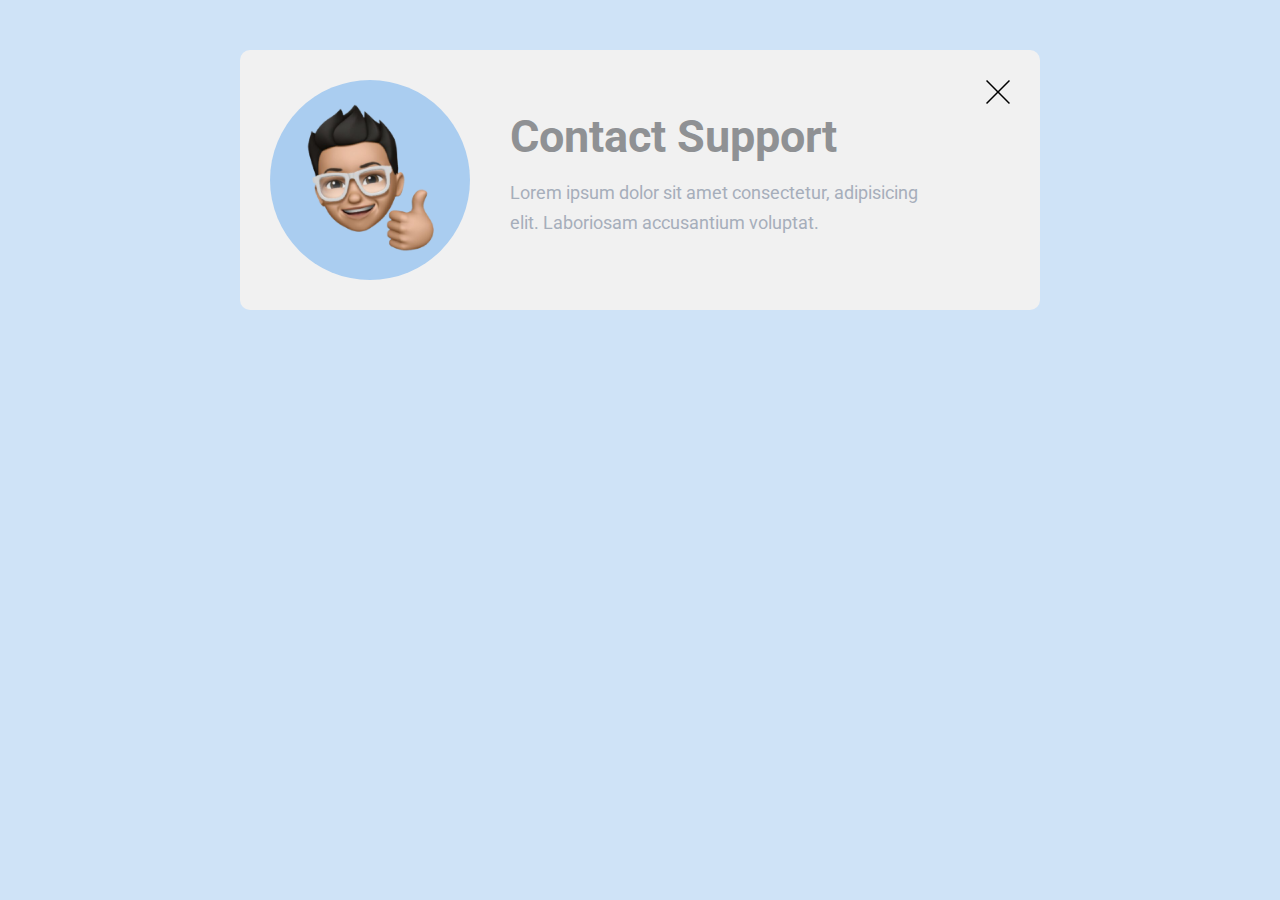
<file: capture 1/index.html>
<!DOCTYPE html>
<html lang="fr">
<head>
    <meta charset="UTF-8">
    <meta http-equiv="X-UA-Compatible" content="IE=edge">
    <meta name="viewport" content="width=device-width, initial-scale=1.0">
    <link rel="preconnect" href="https://fonts.gstatic.com">
    <link href="https://fonts.googleapis.com/css2?family=Roboto&display=swap" rel="stylesheet">
    <link rel="stylesheet" href="style.css">
    <title>capture 1</title>
</head>
<body>
    <div class="container">
        <div class="block-image">
            <img src="images/emodji-img-removebg-preview.png"">
        </div>

        <div class="block-text">
            <h1>contact support</h1>
            <p>
                Lorem ipsum dolor sit amet consectetur, adipisicing elit. Laboriosam accusantium voluptat.
            </p>
        </div>

        <img src="[data-uri]" class="img-croix" />
    </div>
    
</body>
</html>
</file>
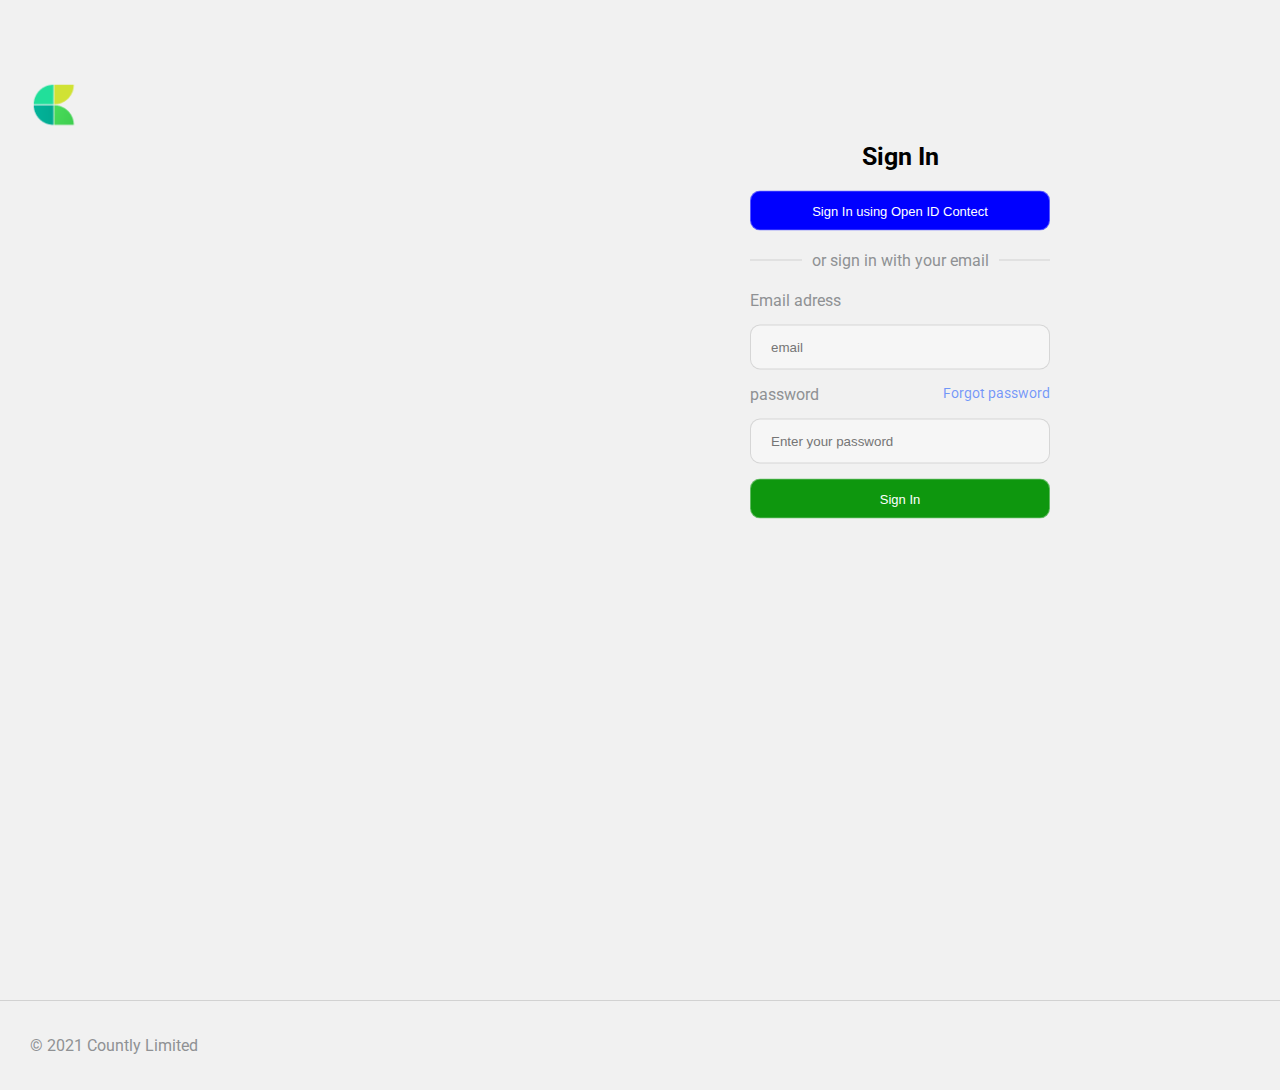
<file: capture 2/index.html>
<!DOCTYPE html>
<html lang="fr">
<head>
    <meta charset="UTF-8">
    <meta http-equiv="X-UA-Compatible" content="IE=edge">
    <meta name="viewport" content="width=device-width, initial-scale=1.0">
    <link rel="preconnect" href="https://fonts.gstatic.com">
    <link href="https://fonts.googleapis.com/css2?family=Roboto&display=swap" rel="stylesheet">
    <link rel="stylesheet" href="style.css">
    <title>capture 2</title>
</head>
<body>
    <div class="container">
        <nav class="main-nav">
            <img src="img/logo.png" alt="logo">
            <div class="navbar">
                <a href="">New to Countly?</a>
                <button class="btn">Create an account</button>
            </div>
        </nav>

        <div class="row">
            <h1>Sign In </h1>
            <button class="btn-form">Sign In using Open ID Contect</button>
            <p class="section-parag">
                <span>or sign in with your email</span>
            </p>
            <form class="form">
                <div class="box-lab">
                    <div>
                        <label for="Email">Email adress</label>
                    </div>
                    <input type="text" placeholder="email" id="email">
                </div>

                <div class="box-lab">
                    <div class="bloc-lien" >
                        <label for="password">password</label>
                        <a class="lien" href="">Forgot password</a>
                    </div>
                    <input type="text" placeholder="Enter your password" id="password">
                </div>
            </form>
            <button class="btn-form form-bottom">Sign In</button>
        </div>
    </div>

    <footer>
        <div class="container content">
            &copy; 2021 Countly Limited


        <nav class="nav-bottom">
            <ul class="main">
                <li><a href=""></a>Terms</li>
                <li><a href=""></a>privacy</li>
                <li><a href=""></a>Security</li>
                <li><a href=""></a>Get in touch</li>
            </ul>
        </nav>
        </div>
    </footer>
    
</body>
</html>
</file>
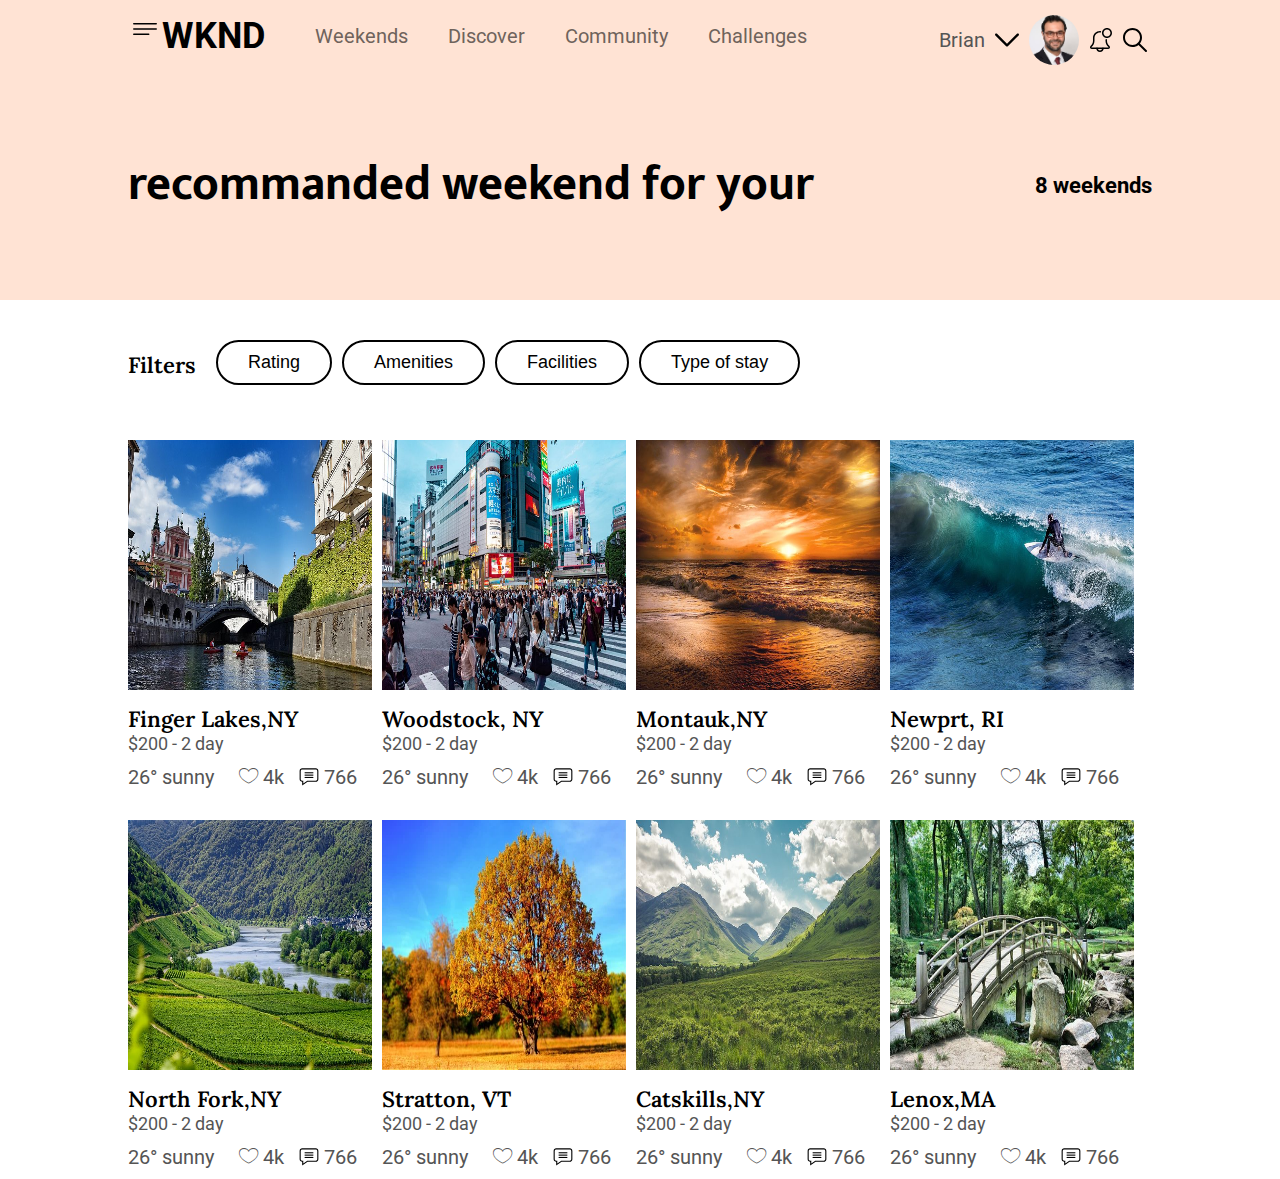
<file: capture 4/index.html>
<!DOCTYPE html>
<html lang="fr">
<head>
    <meta charset="UTF-8">
    <meta http-equiv="X-UA-Compatible" content="IE=edge">
    <meta name="viewport" content="width=device-width, initial-scale=1.0">
    <link rel="stylesheet" href="Vendors/css/grid.css">
    <link rel="stylesheet" href="Vendors/css/ionicons.min.css">
    <title>capture4</title>
    <link rel="stylesheet" href="style.css">
    <link rel="preconnect" href="https://fonts.gstatic.com">
    <link href="https://fonts.googleapis.com/css2?family=Lora&family=Mukta:wght@700&family=Roboto:ital,wght@0,300;0,400;1,300&display=swap" rel="stylesheet"> 
</head>
<body>
    <header>
        <div class="container">
         <div class="nav">
             <div class="logo">
                 <img src="[data-uri]" class="icon-capture" />
                 <a href="#">wknd</a>
             </div>
             <ul class="nav-bar">
                 <li><a href="">weekends</a></li>
                 <li><a href="">discover</a></li>
                 <li><a href="">community</a></li>
                 <li><a href="">challenges</a></li>
             </ul>
         </div>
 
         <div class="profil">
             <div class="name">
                 <p>Brian</p>
                 <img src="[data-uri]" class="icon-capture" />
             </div>
             <img src="ressources/img/image.man.jpeg" alt="man" class="img-profil">
             <img src="[data-uri]" class="icon-capture" />
             <img src="[data-uri]" class="icon-capture" />
         </div>

         <div class="text-box">
             <h1>recommanded weekend for your</h1>
             <span>8 weekends</span>
         </div>
        </div>
     </header>

     <section>
       <div class="container container-ghost">
        <div class="title">
            <h3>filters</h3>
            <button class="btn btn-full">Rating</button>
            <button class="btn btn-full">Amenities</button>
            <button class="btn btn-full">Facilities</button>
            <button class="btn btn-full">Type of stay</button>
        </div>
       </div>
        <div class="container container-fast">
            <div class="col span-1-of-4 col-card">
                <img src="ressources/img/kayak.jpeg" alt="image1" class="img-section">
                <h4>finger lakes,NY</h4>
                <p class="numb">$200 - 2 day</p>
                <div class="line-block">
                <span>26° sunny</span>
                <div class="line-box">
                    <div class="line-icon">
                        <i class="ion-ios-heart-outline ion-small"></i>
                        <p>4k</p>
                    </div>

                    <div class="line-icon">
                        <img src="[data-uri]" class="icon-messager" />
                        <p>766</p>
                    </div>
                </div>
                </div>
            </div>

            <div class="col span-1-of-4 col-card">
                <img src="ressources/img/la foule.jpeg" alt="image1" class="img-section">
                <h4>Woodstock, NY</h4>
                <p class="numb">$200 - 2 day</p>
                <div class="line-block">
                <span>26° sunny</span>
                <div class="line-box">
                    <div class="line-icon">
                        <i class="ion-ios-heart-outline ion-small"></i>
                        <p>4k</p>
                    </div>

                    <div class="line-icon">
                        <img src="[data-uri]" class="icon-messager" />
                        <p>766</p>
                    </div>
                </div>
                </div>
            </div>

            <div class="col span-1-of-4 col-card">
                <img src="ressources/img/crepuscule.jpeg" alt="image1" class="img-section">
                <h4>Montauk,NY</h4>
                <p class="numb">$200 - 2 day</p>
                <div class="line-block">
                <span>26° sunny</span>
                <div class="line-box">
                    <div class="line-icon">
                        <i class="ion-ios-heart-outline ion-small"></i>
                        <p>4k</p>
                    </div>

                    <div class="line-icon">
                        <img src="[data-uri]" class="icon-messager" />
                        <p>766</p>
                    </div>
                </div>
                </div>
            </div>

            <div class="col span-1-of-4 col-card">
                <img src="ressources/img/image-1.jpeg" alt="image1" class="img-section">
                <h4>Newprt, RI</h4>
                <p class="numb">$200 - 2 day</p>
                <div class="line-block">
                <span>26° sunny</span>
                <div class="line-box">
                    <div class="line-icon">
                        <i class="ion-ios-heart-outline ion-small"></i>
                        <p>4k</p>
                    </div>

                    <div class="line-icon">
                        <img src="[data-uri]" class="icon-messager" />
                        <p>766</p>
                    </div>
                </div>
                </div>
            </div>
        </div>


        <div class="container container-fast">
            <div class="col span-1-of-4 col-card">
                <img src="ressources/img/vigne.jpeg" alt="kayak" class="img-section">
                <h4>North Fork,NY</h4>
                <p class="numb">$200 - 2 day</p>
                <div class="line-block">
                <span>26° sunny</span>
                <div class="line-box">
                    <div class="line-icon">
                        <i class="ion-ios-heart-outline ion-small"></i>
                        <p>4k</p>
                    </div>

                    <div class="line-icon">
                        <img src="[data-uri]" class="icon-messager" />
                        <p>766</p>
                    </div>
                </div>
                </div>
            </div>

            <div class="col span-1-of-4 col-card">
                <img src="ressources/img/campagne.webp" alt="image1" class="img-section">
                <h4>Stratton, VT</h4>
                <p class="numb">$200 - 2 day</p>
                <div class="line-block">
                <span>26° sunny</span>
                <div class="line-box">
                    <div class="line-icon">
                        <i class="ion-ios-heart-outline ion-small"></i>
                        <p>4k</p>
                    </div>

                    <div class="line-icon">
                        <img src="[data-uri]" class="icon-messager" />
                        <p>766</p>
                    </div>
                </div>
                </div>
            </div>

            <div class="col span-1-of-4 col-card">
                <img src="ressources/img/printemps.jpeg" alt="image1" class="img-section">
                <h4>catskills,NY</h4>
                <p class="numb">$200 - 2 day</p>
                <div class="line-block">
                <span>26° sunny</span>
                <div class="line-box">
                    <div class="line-icon">
                        <i class="ion-ios-heart-outline ion-small"></i>
                        <p>4k</p>
                    </div>

                    <div class="line-icon">
                        <img src="[data-uri]" class="icon-messager" />
                        <p>766</p>
                    </div>
                </div>
                </div>
            </div>

            <div class="col span-1-of-4 col-card">
                <img src="ressources/img/jardin.jpeg" alt="image1" class="img-section">
                <h4>lenox,MA</h4>
                <p class="numb">$200 - 2 day</p>
                <div class="line-block">
                <span>26° sunny</span>
                <div class="line-box">
                    <div class="line-icon">
                        <i class="ion-ios-heart-outline ion-small"></i>
                        <p>4k</p>
                    </div>

                    <div class="line-icon">
                        <img src="[data-uri]" class="icon-messager" />
                        <p>766</p>
                    </div>
                </div>
                </div>
            </div>
        </div>
    </section>
    
</body>
</html>
</file>
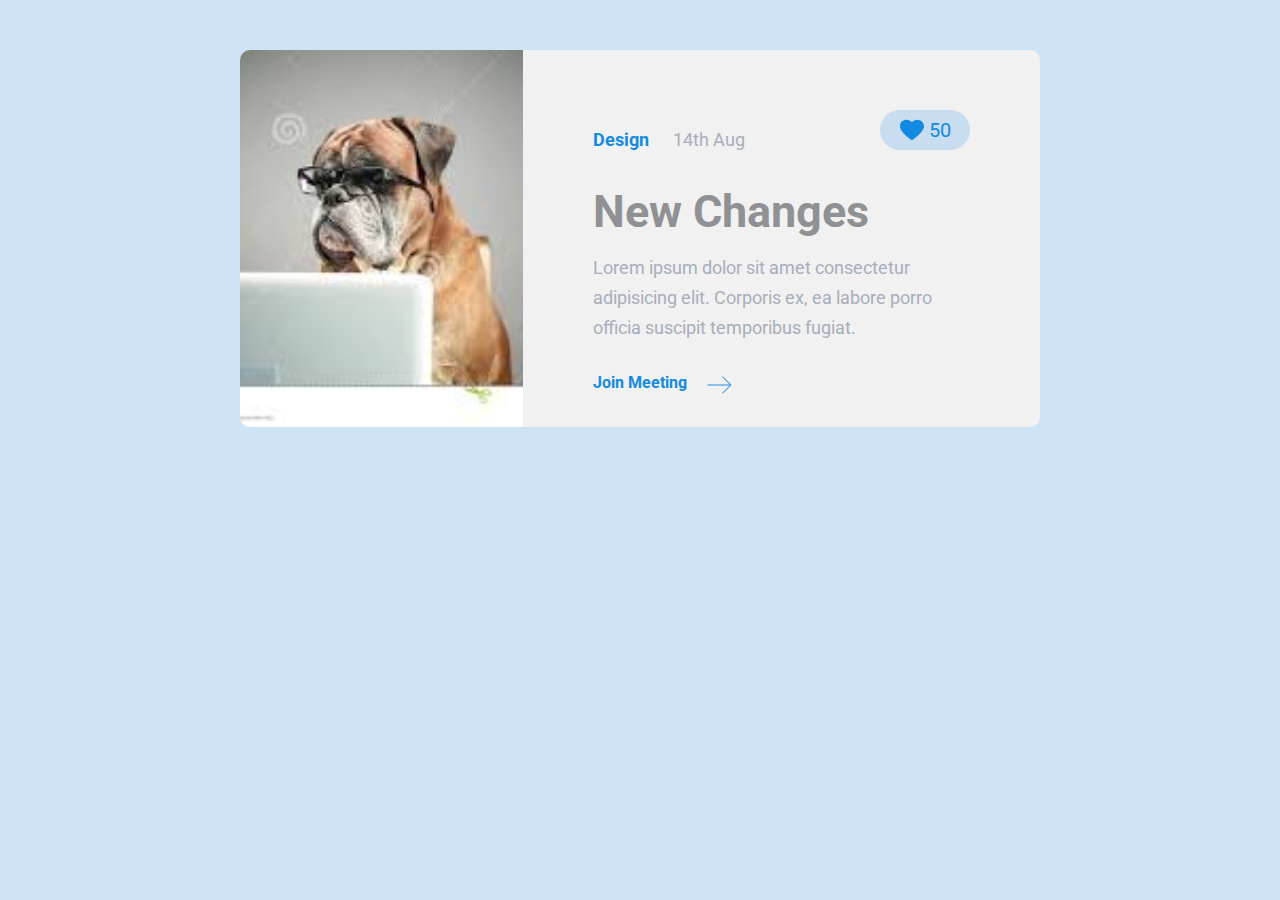
<file: capture 1/index2.html>
<!DOCTYPE html>
<html lang="fr">
<head>
    <meta charset="UTF-8">
    <meta http-equiv="X-UA-Compatible" content="IE=edge">
    <meta name="viewport" content="width=device-width, initial-scale=1.0">
    <link rel="preconnect" href="https://fonts.gstatic.com">
    <link href="https://fonts.googleapis.com/css2?family=Roboto&display=swap" rel="stylesheet">
    <link rel="stylesheet" href="style.css">
    <title>cadre de chien</title>
</head>
<body>
    <div class="container content">
        <img src="images/image-chien.jpeg" alt="image de chien" class="container-img">

        <div class="block-text block-txt">
            <div class="small-text">
                <p><span class="spn">design</span> 14th Aug</p>
                <div class="block-icon">
                    <img src="[data-uri]" class="icon" />
                    <p>50</p>
                </div>
            </div>
            <h1>new changes</h1>
            <p>
                Lorem ipsum dolor sit amet consectetur adipisicing elit. Corporis ex, ea labore porro officia suscipit temporibus fugiat.
            </p>
            <div class="txt-box">
                <span class="spn">Join meeting</span>
                <img src="[data-uri]" class="icon" />
            </div>
        </div>
    </div>

</body>
</html>
</file>
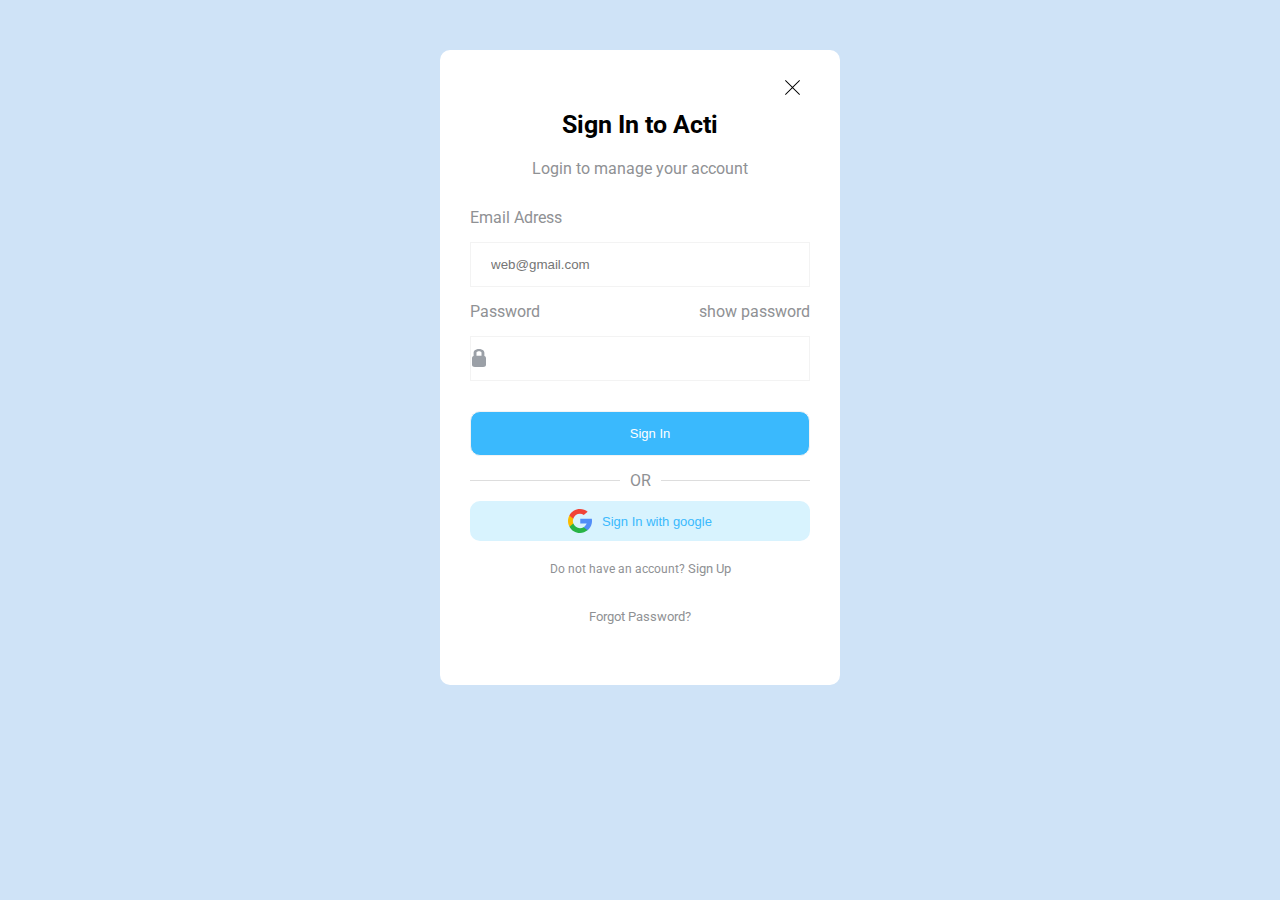
<file: capture 1/index3.html>
<!DOCTYPE html>
<html lang="fr">
<head>
    <meta charset="UTF-8">
    <meta http-equiv="X-UA-Compatible" content="IE=edge">
    <meta name="viewport" content="width=device-width, initial-scale=1.0">
    <link rel="preconnect" href="https://fonts.gstatic.com">
    <link href="https://fonts.googleapis.com/css2?family=Roboto&display=swap" rel="stylesheet">
    <link rel="stylesheet" href="style.css">
    <title>formulaire d'inscription</title>
</head>
<body>
    <div class="container container-row">
        <img src="[data-uri]" class="img-croix croix-rigth" />

        <h2>Sign In to Acti</h2>
        <p class="graphe">Login to manage your account</p>

        <form class="formulaire">
            <label for="">Email Adress</label>
            <div class="block-input">
                <input type="text" placeholder="web@gmail.com" required>
            </div>
        </form>


        <form class="formulaire">
            <div class="txt">
                <label for="">Password</label>
                <p>show password</p>
            </div>
            <div class="block-input">
                <img src="[data-uri]" class="cadenas" />                
                <input type="text">
            </div>
        </form>

        <form class="formulaire">
                <input type="submit" value="Sign In" class="btn-sub">
        </form>

        <form class="formulaire">
            <p class="graphe graphe-line"><span>OR</span></p>
        </form>

        <button class="btn-box">
            <img src="[data-uri]" class="icon icon-btn" />
            Sign In with google
        </button>

        <p class="graphe p-lien">Do not have an account? <a href="">Sign Up</a></p>
        <p class="graphe"><a href="">Forgot Password?</a></p>


    </div>
</body>
</html>
</file>
<file: capture 1/style.css>
*{
    margin: 0;
    padding: 0;
    box-sizing: border-box;
}

body{
    background-color: #aacdf08f;
    font-family: 'Roboto', sans-serif;
    color:#8f9194;
}

.container{
    position: relative;
    display: flex;
    width: 800px;
    margin: 50px auto;
    background-color: #f1f1f1;
    border-radius: 10px;
    padding: 30px;
}

.block-image{
    background-color: #aacdf0;
    width: 200px;
    height: 200px;
    border-radius: 50%;
}

.block-image img{
    width: 200px;
    height: 200px;
}

.block-text{
    margin:30px 40px 0;
}

.block-text h1{
    text-transform: capitalize;
    font-size: 45px;
    font-weight: bold;
}

.block-text p{
    color:#a6aebb;
    font-size: 18px;
    line-height: 30px;
    margin-top: 15px;
}

.img-croix{
    width: 24px;
    height: 24px;
}

.content{
    padding: 0;
}

.container-img{
    border-top-left-radius: 10px;
    border-bottom-left-radius: 10px;
    object-fit: cover;
}

.block-text{
    margin-left: 40px;
    width: 100%;

}

.small-text{
    display: flex;
    width: 100%;
    justify-content: space-between;
}

.spn{
    color: #138be1;
    text-transform: capitalize;
    margin-right: 20px;
    font-weight: bold;
}

.block-icon{
    display: flex;
    align-items: center;
    justify-content: center;
    background-color: #aacdf08f;
    width: 90px;
    height: 40px;
    border-radius: 50px;
}

.block-icon p{
    color: #138be1;
    font-size: 25px;
    margin: 0 0 0 5px;
    font-size: 20px;
}

.icon{
    display: inline-block;
    width: 24px;
    height: 24px;
}

.block-txt{
    padding: 30px;
}

.block-txt h1{
    margin-top: 30px;
}

.txt-box{
    display: flex;
    margin-top: 30px;
}


/* -------formulaire d'inscription------ */


.container-row{
display: block;
padding: 30px;
width: 400px;
background-color: #fff;
}

.container-row h2{
    font-size: 25px;
    font-weight: bold;
    text-align: center;
    margin: 30px 0 20px 0;
    color: #000;
}

.graphe{
    text-align: center;
    margin-bottom: 30px;
}

.formulaire{
    display: block;
    width: 100%;
    position: relative;
}

.croix-rigth{
    position: absolute;
    right: 10%;
    width: 15px;
    height: 15px;
} 



.cadenas{
    width: 18px;
    height: 18px;
}


.formulaire input{
    width: 100%;
    height: 45px;
    margin: 15px 0;
    border: none;
    outline: none;
    border: 1px solid #f3f3f3;
    padding-left: 20px;
    
}


.txt{
    display: flex;
    justify-content: space-between;
}

.btn-sub{
    border-radius: 10px;
    background-color:#3ab9fd;
    color: #fff;
    font-size: 13px;
    cursor: pointer;
}

.graphe-line{
    display: flex;
    align-items: center;
    justify-content: center;
    margin-top: 20px;
    margin: 10px 0;
}


.graphe-line{
    content: "";
    left: 0;
    right: 0;
    height: 1px;
    background: rgba(128, 128, 128, 0.267);
    position: absolute;
    top: calc(70% - 1px);
}

.graphe-line span {
    display: inline-block;
    padding: 0 10px;
    background: #fff;;
    position: relative;
    z-index: 1;
}

.btn-box{
    display: flex;
    justify-content: center;
    align-items: center;
    width: 100%;
    height: 40px;
    background-color:#d8f3fe;
    color: #3ab9fd;
    font-size: 13px;
    cursor: pointer;
    border-radius: 10px;
    outline: none;
    border: none;
    margin-top: 30px;
}

.cadenas{
    position: absolute;
    top: 50%;
}

.icon-btn{
    margin-right: 10px;
}

.graphe a{
    color: #8f9194;
    text-decoration: none;
    text-align: center;
    font-size: 13px;
}

.lien{
    color: #8f9194;
    text-decoration: none;
    font-size: 13px;
}

.p-lien{
    font-size: 12px;
    margin-top: 20px;
}
</file>
<file: capture 2/style.css>
*{
    margin: 0;
    padding: 0;
    box-sizing: border-box;
}

body{
    background-color: #f1f1f1;
    font-family: 'Roboto', sans-serif;
    color:#8f9194;
}

.container{
    position: relative;
    width: 1800px;
    height: 100vh;
    margin: 50px auto;
    border-radius: 10px;
    padding: 30px;
}

.main-nav{
    display: flex;
    justify-content: space-between;
    align-items: center;
}

.main-nav img{
    width: 50px;
    height: 50px;
}

a{
    text-decoration: none;
    color: #8f9194;
    font-size: 14px;
}

.btn{
    padding: 10px 15px;
    border: none;
    box-shadow: 4px 5px 15px rgba(0, 0, 0, 0.178);
    border-radius: 10px;
    margin-left: 10px;
    font-size: 14px;
}

.section-parag{
    display: flex;
    align-items: center;
    justify-content: center;
    margin-top: 20px;
}


.section-parag {
    content: "";
    left: 0;
    right: 0;
    height: 1px;
    background: rgba(128, 128, 128, 0.267);
    position: absolute;
    top: calc(30% - 1px);
}

.section-parag span {
    display: inline-block;
    padding: 0 10px;
    background: #f1f1f1;
    position: relative;
    z-index: 1;
}
    



.row{
    width: 300px;
    height: auto;
    position: absolute;
    left: 50%;
    top:30%;
    transform: translate(-50%,-50%);
}

.row h1{
    text-transform: capitalize;
    font-size: 25px;
    color: #000;
    margin: 20px 0;
    text-align: center;
}

.btn-form{
    width: 100%;
    height: 40px;
    color: #fff;
    font-size: 13px;
    cursor: pointer;
    border-radius: 10px;
    border: none;
    outline: none;
    border: 1px solid #fefefe59;
    background-color: blue;

}


.box-lab{
    display: block;
}

.form{
    margin-top: 60px;
}

input{
    width: 100%;
    height: 45px;
    margin: 15px 0;
    border: none;
    border: 1px solid rgba(128, 128, 128, 0.267);
    padding-left: 20px;
    border-radius: 10px;
    background-color:#fefefe59 ;
}

.bloc-lien{
    display: flex;
    justify-content: space-between;
}

.form-bottom{
    background-color: rgb(14, 151, 14);
}


.lien{
    color: rgba(0, 72, 255, 0.534);
}

footer{
   padding: 5px 0;
   border-top: 1px solid rgba(128, 128, 128, 0.267);
}

.content{
    height: auto;
    display: flex;
    justify-content: space-between;
    margin-top: 0;
    margin-bottom: 0;
}

.main{
    display: flex;
    list-style: none;
}

.main li{
    color:rgba(0, 72, 255, 0.534) ;
    margin-left: 20px;
}
</file>
<file: capture 4/Vendors/css/grid.css>
/*  SECTIONS  ============================================================================= */

.section {
	clear: both;
	padding: 0px;
	margin: 0px;
}

/*  GROUPING  ============================================================================= */

.row {
    zoom: 1; /* For IE 6/7 (trigger hasLayout) */
}

.row:before,
.row:after {
    content:"";
    display:table;
}
.row:after {
    clear:both;
}

/*  GRID COLUMN SETUP   ==================================================================== */

.col {
	display: block;
	float:left;
	margin: 1% 0 1% 1.6%;
}

.col:first-child { margin-left: 0; } /* all browsers except IE6 and lower */


/*  REMOVE MARGINS AS ALL GO FULL WIDTH AT 480 PIXELS */

@media only screen and (max-width: 480px) {
	.col { 
		/*margin: 1% 0 1% 0%;*/
        margin: 0;
	}
}


/*  GRID OF TWO   ============================================================================= */


.span-2-of-2 {
	width: 100%;
}

.span-1-of-2 {
	width: 49.2%;
}

/*  GO FULL WIDTH AT LESS THAN 480 PIXELS */

@media only screen and (max-width: 480px) {
	.span-2-of-2 {
		width: 100%; 
	}
	.span-1-of-2 {
		width: 100%; 
	}
}


/*  GRID OF THREE   ============================================================================= */

	
.span-3-of-3 {
	width: 100%; 
}

.span-2-of-3 {
	width: 66.13%; 
}

.span-1-of-3 {
	width: 32.26%; 
}


/*  GO FULL WIDTH AT LESS THAN 480 PIXELS */

@media only screen and (max-width: 480px) {
	.span-3-of-3 {
		width: 100%; 
	}
	.span-2-of-3 {
		width: 100%; 
	}
	.span-1-of-3 {
		width: 100%;
	}
}

/*  GRID OF FOUR   ============================================================================= */

	
.span-4-of-4 {
	width: 100%; 
}

.span-3-of-4 {
	width: 74.6%; 
}

.span-2-of-4 {
	width: 49.2%; 
}

.span-1-of-4 {
	width: 23.8%; 
}


/*  GO FULL WIDTH AT LESS THAN 480 PIXELS */

@media only screen and (max-width: 480px) {
	.span-4-of-4 {
		width: 100%; 
	}
	.span-3-of-4 {
		width: 100%; 
	}
	.span-2-of-4 {
		width: 100%; 
	}
	.span-1-of-4 {
		width: 100%; 
	}
}


/*  GRID OF FIVE   ============================================================================= */

	
.span-5-of-5 {
	width: 100%;
}

.span-4-of-5 {
  	width: 79.68%; 
}

.span-3-of-5 {
  	width: 59.36%; 
}

.span-2-of-5 {
  	width: 39.04%;
}

.span-1-of-5 {
  	width: 18.72%;
}


/*  GO FULL WIDTH AT LESS THAN 480 PIXELS */

@media only screen and (max-width: 480px) {
	.span-5-of-5 {
		width: 100%; 
	}
	.span-4-of-5 {
		width: 100%; 
	}
	.span-3-of-5 {
		width: 100%; 
	}
	.span-2-of-5 {
		width: 100%; 
	}
	.span-1-of-5 {
		width: 100%; 
	}
}


/*  GRID OF SIX   ============================================================================= */


.span-6-of-6 {
	width: 100%;
}

.span-5-of-6 {
  	width: 83.06%;
}

.span-4-of-6 {
  	width: 66.13%;
}

.span-3-of-6 {
  	width: 49.2%;
}

.span-2-of-6 {
  	width: 32.26%;
}

.span-1-of-6 {
  	width: 15.33%;
}


/*  GO FULL WIDTH AT LESS THAN 480 PIXELS */

@media only screen and (max-width: 480px) {
	.span-6-of-6 {
		width: 100%; 
	}
	.span-5-of-6 {
		width: 100%; 
	}
	.span-4-of-6 {
		width: 100%; 
	}
	.span-3-of-6 {
		width: 100%; 
	}
	.span-2-of-6 {
		width: 100%; 
	}
	.span-1-of-6 {
		width: 100%; 
	}
}



/*  GRID OF SEVEN   ============================================================================= */


.span-7-of-7 {
	width: 100%;
}

.span-6-of-7 {
	width: 85.48%;
}

.span-5-of-7 {
  	width: 70.97%;
}

.span-4-of-7 {
  	width: 56.45%;
}

.span-3-of-7 {
  	width: 41.94%;
}

.span-2-of-7 {
  	width: 27.42%;
}

.span-1-of-7 {
  	width: 12.91%;
}


/*  GO FULL WIDTH AT LESS THAN 480 PIXELS */

@media only screen and (max-width: 480px) {
	.span-7-of-7 {
		width: 100%; 
	}
	.span-6-of-7 {
		width: 100%; 
	}
	.span-5-of-7 {
		width: 100%; 
	}
	.span-4-of-7 {
		width: 100%; 
	}
	.span-3-of-7 {
		width: 100%; 
	}
	.span-2-of-7 {
		width: 100%; 
	}
	.span-1-of-7 {
		width: 100%; 
	}
}


/*  GRID OF EIGHT   ============================================================================= */

	
.span-8-of-8 {
	width: 100%;
}

.span-7-of-8 {
	width: 87.3%; 
}

.span-6-of-8 {
	width: 74.6%; 
}

.span-5-of-8 {
	width: 61.9%; 
}

.span-4-of-8 {
	width: 49.2%; 
}

.span-3-of-8 {
	width: 36.5%;
}

.span-2-of-8 {
	width: 23.8%; 
}

.span-1-of-8 {
	width: 11.1%; 
}


/*  GO FULL WIDTH AT LESS THAN 480 PIXELS */

@media only screen and (max-width: 480px) {
	.span-8-of-8 {
		width: 100%; 
	}
	.span-7-of-8 {
		width: 100%; 
	}
	.span-6-of-8 {
		width: 100%; 
	}
	.span-5-of-8 {
		width: 100%; 
	}
	.span-4-of-8 {
		width: 100%; 
	}
	.span-3-of-8 {
		width: 100%; 
	}
	.span-2-of-8 {
		width: 100%; 
	}
	.span-1-of-8 {
		width: 100%; 
	}
}


/*  GRID OF NINE   ============================================================================= */


.span-9-of-9 {
	width: 100%;
}

.span-8-of-9 {
	width: 88.71%;
}

.span-7-of-9 {
	width: 77.42%; 
}

.span-6-of-9 {
	width: 66.13%; 
}

.span-5-of-9 {
	width: 54.84%; 
}

.span-4-of-9 {
	width: 43.55%; 
}

.span-3-of-9 {
	width: 32.26%;
}

.span-2-of-9 {
	width: 20.97%; 
}

.span-1-of-9 {
	width: 9.68%; 
}


/*  GO FULL WIDTH AT LESS THAN 480 PIXELS */

@media only screen and (max-width: 480px) {
	.span-9-of-9 {
		width: 100%; 
	}
	.span-8-of-9 {
		width: 100%; 
	}
	.span-7-of-9 {
		width: 100%; 
	}
	.span-6-of-9 {
		width: 100%; 
	}
	.span-5-of-9 {
		width: 100%; 
	}
	.span-4-of-9 {
		width: 100%; 
	}
	.span-3-of-9 {
		width: 100%; 
	}
	.span-2-of-9 {
		width: 100%; 
	}
	.span-1-of-9 {
		width: 100%; 
	}
}


/*  GRID OF TEN   ============================================================================= */


.span-10-of-10 {
	width: 100%;
}

.span-9-of-10 {
	width: 89.84%;
}

.span-8-of-10 {
	width: 79.68%;
}

.span-7-of-10 {
	width: 69.52%; 
}

.span-6-of-10 {
	width: 59.36%; 
}

.span-5-of-10 {
	width: 49.2%; 
}

.span-4-of-10 {
	width: 39.04%; 
}

.span-3-of-10 {
	width: 28.88%;
}

.span-2-of-10 {
	width: 18.72%; 
}

.span-1-of-10 {
	width: 8.56%; 
}


/*  GO FULL WIDTH AT LESS THAN 480 PIXELS */

@media only screen and (max-width: 480px) {
	.span-10-of-10 {
		width: 100%; 
	}
	.span-9-of-10 {
		width: 100%; 
	}
	.span-8-of-10 {
		width: 100%; 
	}
	.span-7-of-10 {
		width: 100%; 
	}
	.span-6-of-10 {
		width: 100%; 
	}
	.span-5-of-10 {
		width: 100%; 
	}
	.span-4-of-10 {
		width: 100%; 
	}
	.span-3-of-10 {
		width: 100%; 
	}
	.span-2-of-10 {
		width: 100%; 
	}
	.span-1-of-10 {
		width: 100%; 
	}
}


/*  GRID OF ELEVEN   ============================================================================= */

.span-11-of-11 {
	width: 100%;
}

.span-10-of-11 {
	width: 90.76%;
}

.span-9-of-11 {
	width: 81.52%;
}

.span-8-of-11 {
	width: 72.29%;
}

.span-7-of-11 {
	width: 63.05%; 
}

.span-6-of-11 {
	width: 53.81%; 
}

.span-5-of-11 {
	width: 44.58%; 
}

.span-4-of-11 {
	width: 35.34%; 
}

.span-3-of-11 {
	width: 26.1%;
}

.span-2-of-11 {
	width: 16.87%; 
}

.span-1-of-11 {
	width: 7.63%; 
}


/*  GO FULL WIDTH AT LESS THAN 480 PIXELS */

@media only screen and (max-width: 480px) {
	.span-11-of-11 {
		width: 100%; 
	}
	.span-10-of-11 {
		width: 100%; 
	}
	.span-9-of-11 {
		width: 100%; 
	}
	.span-8-of-11 {
		width: 100%; 
	}
	.span-7-of-11 {
		width: 100%; 
	}
	.span-6-of-11 {
		width: 100%; 
	}
	.span-5-of-11 {
		width: 100%; 
	}
	.span-4-of-11 {
		width: 100%; 
	}
	.span-3-of-11 {
		width: 100%; 
	}
	.span-2-of-11 {
		width: 100%; 
	}
	.span-1-of-11 {
		width: 100%; 
	}
}


/*  GRID OF TWELVE   ============================================================================= */

.span-12-of-12 {
	width: 100%;
}

.span-11-of-12 {
	width: 91.53%;
}

.span-10-of-12 {
	width: 83.06%;
}

.span-9-of-12 {
	width: 74.6%;
}

.span-8-of-12 {
	width: 66.13%;
}

.span-7-of-12 {
	width: 57.66%; 
}

.span-6-of-12 {
	width: 49.2%; 
}

.span-5-of-12 {
	width: 40.73%; 
}

.span-4-of-12 {
	width: 32.26%; 
}

.span-3-of-12 {
	width: 23.8%;
}

.span-2-of-12 {
	width: 15.33%; 
}

.span-1-of-12 {
	width: 6.86%; 
}


/*  GO FULL WIDTH AT LESS THAN 480 PIXELS */

@media only screen and (max-width: 480px) {
	.span-12-of-12 {
		width: 100%; 
	}
	.span-11-of-12 {
		width: 100%; 
	}
	.span-10-of-12 {
		width: 100%; 
	}
	.span-9-of-12 {
		width: 100%; 
	}
	.span-8-of-12 {
		width: 100%; 
	}
	.span-7-of-12 {
		width: 100%; 
	}
	.span-6-of-12 {
		width: 100%; 
	}
	.span-5-of-12 {
		width: 100%; 
	}
	.span-4-of-12 {
		width: 100%; 
	}
	.span-3-of-12 {
		width: 100%; 
	}
	.span-2-of-12 {
		width: 100%; 
	}
	.span-1-of-12 {
		width: 100%; 
	}
}
</file>
<file: capture 4/style.css>
*{
    margin: 0;
    padding: 0;
    box-sizing: border-box;
}

html{
    font-family: 'Roboto','Sans serif';
    font-size: 20px;
    font-weight: 400;
    color: #555;
    background-color: #fff;
    text-rendering: optimizeLegibility;
}

.container{
    max-width: 80%;
   
    margin: 0 auto;
    min-height: 300px;
   
}


/* HEADER */

header{
    background-color:#ffe3d4 ;
}

/* icons */

.icon-capture{
    width: 24px;
    height: 24px;
    margin: 0 5px;
}

/* NAV */

.nav{
    display: flex;
    align-items: center;
    float: left;

}

.logo{
    display: flex;
    align-items: center;
}

.logo a{
text-decoration: none;
color: #000;
font-size: 180%;
font-weight: 700;
text-transform: uppercase;
margin-top: 15px;
}


.nav-bar{
    display: flex;
    list-style: none;
    margin:15px 0 0 30px;
}

.nav-bar li a{
    text-decoration: none;
    color: #6f635c;
    padding: 0 20px;
    margin-top: 15px;
    text-transform: capitalize;
}

.profil{
    float: right;
    display: flex;
    align-items: center;
    margin-top: 15px;
}

.img-profil{
    width: 50px;
    height: 50px;
    border-radius: 50%;
    margin: 0 5px;
}

.name{
    display: flex;
}
.name p{
    margin-right: 5px;
}

.content {
    background-image: url(./ressources/img/waterfalls-4821153_1920.jpg);
    height: 450px;
    width: 100%;
    margin-top: -70px;
}

.text-box{
    width: 100%;
    display: flex;
    align-items: center;
    justify-content:space-between;
    padding: 80px 0 0 0;
}


.text-box span{
    font-size: 110%;
    font-weight: 700;
    color: #000;
}

.text-box h1{
    font-size: 240%;
    font-family: 'Mukta','Sans serif';
    font-weight: 700;
    color: #000;
}

.img-header{
    width: 100%;
    height: 500px;
}

.text-block{
    position: absolute;
    top: 40%;
    left: 15%;
    padding-bottom: 30px;
}

h2{
    font-size: 180%;
    color: #fff;
    word-spacing: 4px;
    text-transform: capitalize;
    font-family: 'Lora', 'Sans serif';
    font-weight: 700;
}

.text-block p{
    color: #fff;
    font-size: 60%;
    font-weight: 400;
    margin-top: 5px;
    margin-bottom: 30px;
}
.text-block span{
    text-transform: capitalize;
    font-size: 60%;
}

.btn{
    padding: 10px 30px;
    border-radius: 200px;
    background-color: #fff;
    color: #000;
    text-decoration: none;
    margin-top: 40px;
    border: none;
}


/* section */

.container-fast{
    padding: 30px 0
}

.container-ghost{
    padding: 40px 0 0 0;
    min-height: 0;
}


.btn-full{
    border: 2px solid #000;
    color:#000;
    font-size: 90%;
    margin:0 5px 5px;
}

.title{
    display: flex;
    align-items: center;
}

h3,h4{
    font-size: 110%;
    color:#000;
    text-transform: capitalize;
    font-family: 'Lora', 'Sans serif';
    font-weight: 600;  
}

.col-card{
    margin: 2% 1% 1% 0;
}

h3{
    margin-right: 15px;
}

h4{
    margin-top: 10px;
}

.numb{
    font-size: 90%;
}

.line-block{
    display: flex;
    justify-content: space-between;
    align-items: center;
    margin-top: 10px;
}

.img-section{
    width: 100%;
    height: 250px;
}

.line-box{
    display: flex;
}

.ion-small{
    margin-right: 5px;
    font-size: 110%;
}

.line-icon{
    display: flex;
    margin-right: 15px;
    align-items: center;
}


.icon-messager{
    width: 20px;
    height: 20px;
    margin-right: 5px;
}
</file>
